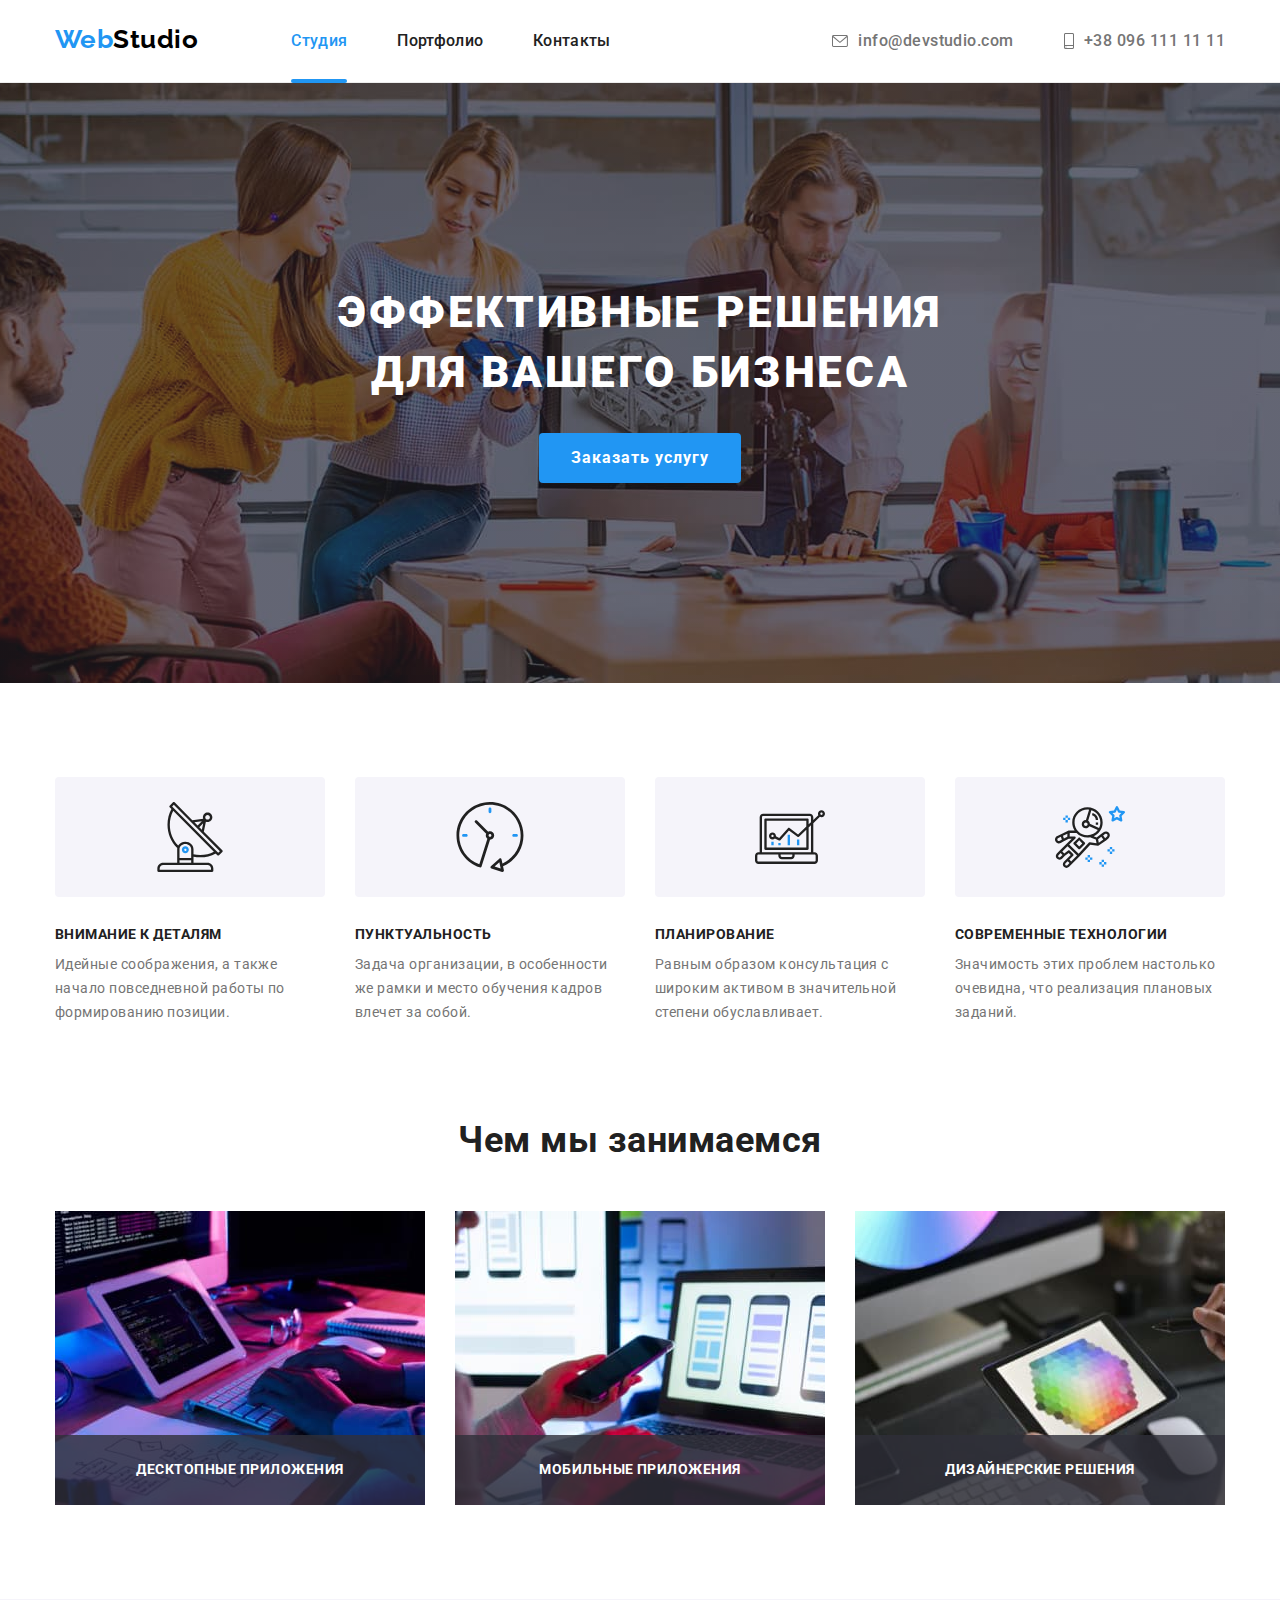
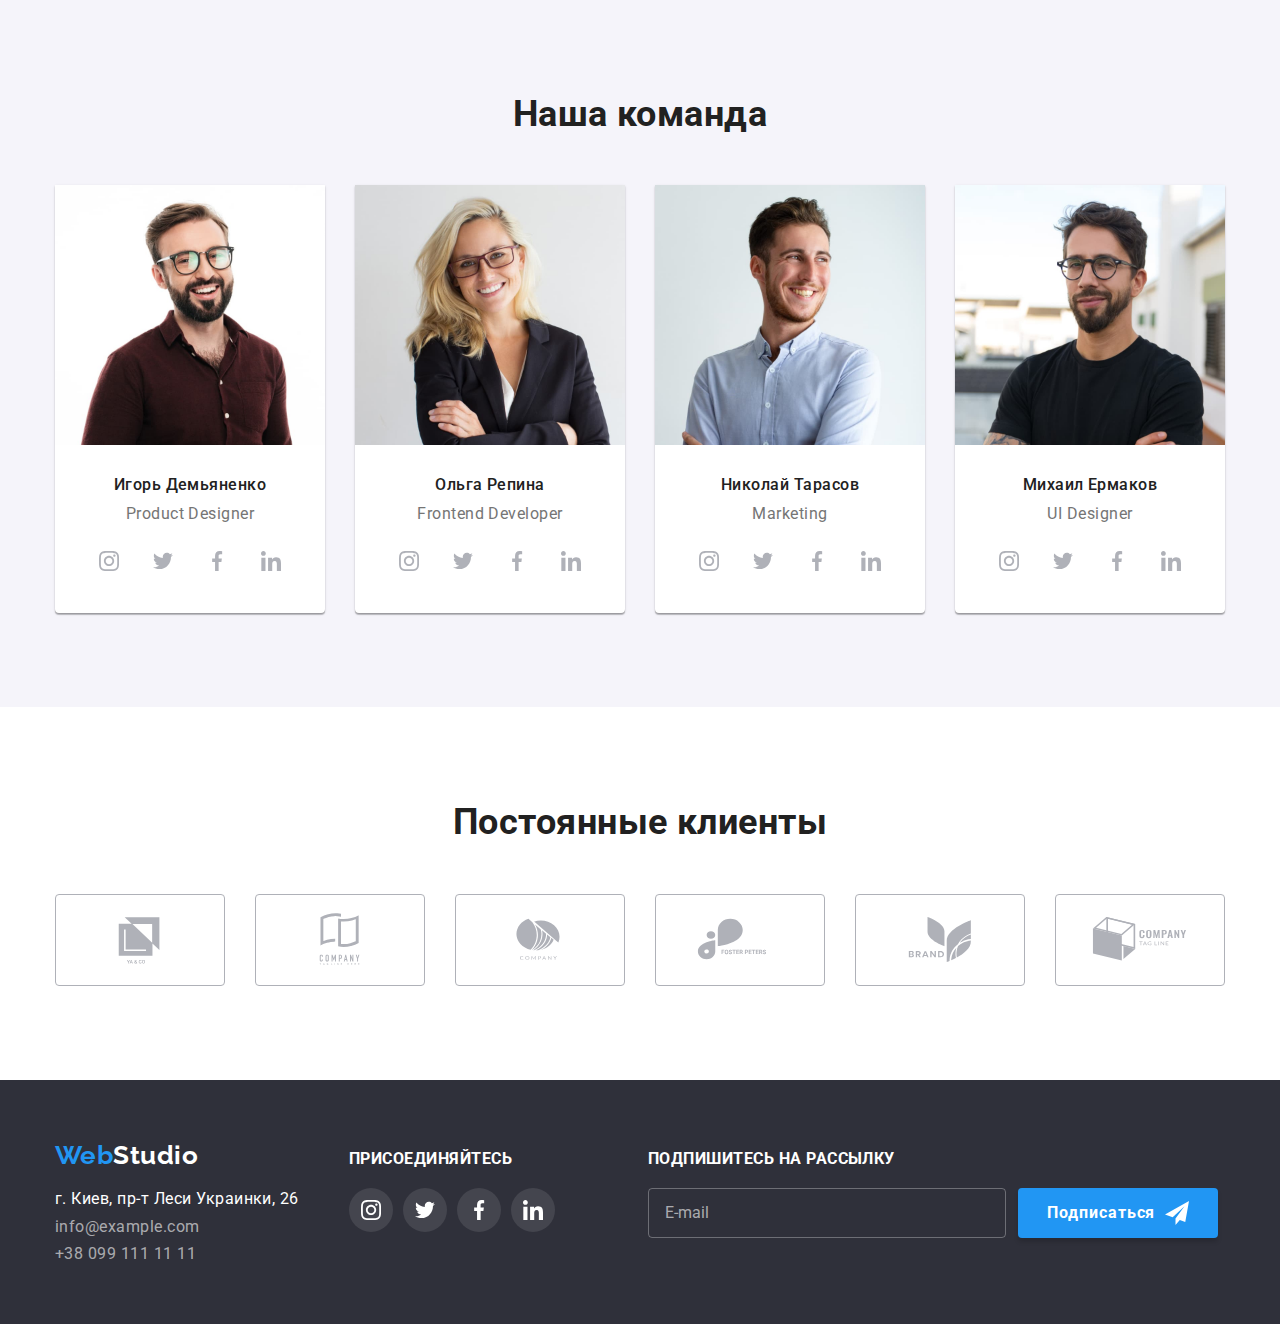
<file: index.html>
<!DOCTYPE html>
<html lang="ru">
  <head>
    <meta charset="UTF-8" />
    <meta http-equiv="X-UA-Compatible" content="IE=edge" />
    <meta name="viewport" content="width=device-width, initial-scale=1.0" />
    <title>Студия</title>

    <link rel="preconnect" href="https://fonts.googleapis.com" />
    <link rel="preconnect" href="https://fonts.gstatic.com" crossorigin />
    <link
      href="https://fonts.googleapis.com/css2?family=Raleway:wght@700&family=Roboto:wght@400;500;700;900&display=swap"
      rel="stylesheet"
    />
    <link
      rel="stylesheet"
      href="https://cdnjs.cloudflare.com/ajax/libs/modern-normalize/1.1.0/modern-normalize.css"
    />
    <link rel="stylesheet" href="./css/styles.css" />
  </head>
  <body>
    <!-- header section -->
    <header class="header-section">
      <div class="container header-all-elements">
        <!-- navigation section -->
        <nav class="nav-section">
          <!-- logo -->
          <a class="link logo logo-header" href="./index.html"
            >Web<span class="logo-header-second-part">Studio</span></a
          >

          <!-- header links section -->
          <ul class="list menu-list">
            <li class="menu-item">
              <a
                class="link header-nav-link active-page current"
                href="./index.html"
                >Студия</a
              >
            </li>
            <li class="menu-item">
              <a class="link header-nav-link" href="./portfolio.html"
                >Портфолио</a
              >
            </li>
            <li class="menu-item">
              <a class="link header-nav-link" href="./contacts.html"
                >Контакты</a
              >
            </li>
          </ul>
        </nav>

        <!-- header contacts section -->
        <ul class="list header-nav-contacts">
          <li class="contact-item">
            <a class="link header-contact-link" href="mailto:info@devstudio.com"
              ><svg class="contacts-icon" width="16" height="12">
                <use href="./images/icons.svg#icon-envelope"></use>
              </svg>
              info@devstudio.com</a
            >
          </li>
          <li class="contact-item">
            <a class="link header-contact-link" href="tel:+380961111111"
              ><svg class="contacts-icon" width="10" height="16">
                <use href="./images/icons.svg#icon-smartphone"></use>
              </svg>
              +38 096 111 11 11</a
            >
          </li>
        </ul>
      </div>
    </header>

    <!-- main section -->
    <main>
      <!-- hero section -->
      <section class="section hero-section">
        <div class="container">
          <h1 class="hero-header">Эффективные решения для вашего бизнеса</h1>
          <button class="btn hero-btn" type="button" data-modal-open>
            Заказать услугу
          </button>
        </div>
      </section>

      <!-- our features section -->
      <section class="section features-section">
        <div class="container">
          <h2 class="visually-hidden">Особенности нашей веб-студии</h2>
          <ul class="list features-list">
            <li class="features-item">
              <div class="features-img-area">
                <svg class="features-icon">
                  <use href="./images/icons.svg#icon-antenna"></use>
                </svg>
              </div>
              <h3 class="general-header-properties features-item-name">
                Внимание к деталям
              </h3>
              <p class="features-item-description">
                Идейные соображения, а также начало повседневной работы по
                формированию позиции.
              </p>
            </li>
            <li class="features-item">
              <div class="features-img-area">
                <svg class="features-icon">
                  <use href="./images/icons.svg#icon-clock"></use>
                </svg>
              </div>
              <h3 class="general-header-properties features-item-name">
                Пунктуальность
              </h3>
              <p class="features-item-description">
                Задача организации, в особенности же рамки и место обучения
                кадров влечет за собой.
              </p>
            </li>
            <li class="features-item">
              <div class="features-img-area">
                <svg class="features-icon">
                  <use href="./images/icons.svg#icon-diagram"></use>
                </svg>
              </div>
              <h3 class="general-header-properties features-item-name">
                Планирование
              </h3>
              <p class="features-item-description">
                Равным образом консультация с широким активом в значительной
                степени обуславливает.
              </p>
            </li>
            <li class="features-item">
              <div class="features-img-area">
                <svg class="features-icon">
                  <use href="./images/icons.svg#icon-astronaut"></use>
                </svg>
              </div>
              <h3 class="general-header-properties features-item-name">
                Современные технологии
              </h3>
              <p class="features-item-description">
                Значимость этих проблем настолько очевидна, что реализация
                плановых заданий.
              </p>
            </li>
          </ul>
        </div>
      </section>

      <!-- what are we doing section -->
      <section class="section studio-activities">
        <div class="container">
          <h2 class="general-header-properties activities-and-team-header">
            Чем мы занимаемся
          </h2>
          <ul class="list activities-list">
            <li class="activities-item">
              <img
                src="./images/feature-1.jpg"
                alt="Структурирование материала"
                width="370"
                class="image"
              />
              <div class="activities-description-wrap">
                <p class="activities-description">Десктопные приложения</p>
              </div>
            </li>
            <li class="activities-item">
              <img
                src="./images/feature-2.jpg"
                alt="Адаптирование - мобильные устройства"
                width="370"
                class="image"
              />
              <div class="activities-description-wrap">
                <p class="activities-description">Мобильные приложения</p>
              </div>
            </li>
            <li class="activities-item">
              <img
                src="./images/feature-3.jpg"
                alt="Адаптирование - планшеты"
                width="370"
                class="image"
              />
              <div class="activities-description-wrap">
                <p class="activities-description">Дизайнерские решения</p>
              </div>
            </li>
          </ul>
        </div>
      </section>

      <!-- our team section -->
      <section class="section team-section">
        <div class="container">
          <h2 class="general-header-properties activities-and-team-header">
            Наша команда
          </h2>
          <ul class="list team-list">
            <li class="team-item">
              <img
                src="./images/igor-demyanenko.jpg"
                alt="Игорь Демьяненко"
                width="270"
                class="image"
              />
              <div class="team-item-text">
                <h3 class="general-header-properties team-member-name">
                  Игорь Демьяненко
                </h3>
                <p class="team-member-speciality" lang="en">Product Designer</p>
                <ul class="list master-social social-list">
                  <li class="social-item">
                    <a href="" class="social-link">
                      <svg class="social-icon">
                        <use href="./images/icons.svg#icon-instagram"></use>
                      </svg>
                    </a>
                  </li>
                  <li class="social-item">
                    <a href="" class="social-link">
                      <svg class="social-icon">
                        <use href="./images/icons.svg#icon-twitter"></use>
                      </svg>
                    </a>
                  </li>
                  <li class="social-item">
                    <a href="" class="social-link">
                      <svg class="social-icon">
                        <use href="./images/icons.svg#icon-facebook"></use>
                      </svg>
                    </a>
                  </li>
                  <li class="social-item">
                    <a href="" class="social-link">
                      <svg class="social-icon">
                        <use href="./images/icons.svg#icon-linkedin"></use>
                      </svg>
                    </a>
                  </li>
                </ul>
              </div>
            </li>
            <li class="team-item">
              <img
                src="./images/olga-ryepina.jpg"
                alt="Ольга Репина"
                width="270"
                class="image"
              />
              <div class="team-item-text">
                <h3 class="general-header-properties team-member-name">
                  Ольга Репина
                </h3>
                <p class="team-member-speciality" lang="en">
                  Frontend Developer
                </p>
                <ul class="list master-social social-list">
                  <li class="social-item">
                    <a href="" class="social-link">
                      <svg class="social-icon">
                        <use href="./images/icons.svg#icon-instagram"></use>
                      </svg>
                    </a>
                  </li>
                  <li class="social-item">
                    <a href="" class="social-link">
                      <svg class="social-icon">
                        <use href="./images/icons.svg#icon-twitter"></use>
                      </svg>
                    </a>
                  </li>
                  <li class="social-item">
                    <a href="" class="social-link">
                      <svg class="social-icon">
                        <use href="./images/icons.svg#icon-facebook"></use>
                      </svg>
                    </a>
                  </li>
                  <li class="social-item">
                    <a href="" class="social-link">
                      <svg class="social-icon">
                        <use href="./images/icons.svg#icon-linkedin"></use>
                      </svg>
                    </a>
                  </li>
                </ul>
              </div>
            </li>
            <li class="team-item">
              <img
                src="./images/nikolay-tarasov.jpg"
                alt="Николай Тарасов"
                width="270"
                class="image"
              />
              <div class="team-item-text">
                <h3 class="general-header-properties team-member-name">
                  Николай Тарасов
                </h3>
                <p class="team-member-speciality" lang="en">Marketing</p>
                <ul class="list master-social social-list">
                  <li class="social-item">
                    <a href="" class="social-link">
                      <svg class="social-icon">
                        <use href="./images/icons.svg#icon-instagram"></use>
                      </svg>
                    </a>
                  </li>
                  <li class="social-item">
                    <a href="" class="social-link">
                      <svg class="social-icon">
                        <use href="./images/icons.svg#icon-twitter"></use>
                      </svg>
                    </a>
                  </li>
                  <li class="social-item">
                    <a href="" class="social-link">
                      <svg class="social-icon">
                        <use href="./images/icons.svg#icon-facebook"></use>
                      </svg>
                    </a>
                  </li>
                  <li class="social-item">
                    <a href="" class="social-link">
                      <svg class="social-icon">
                        <use href="./images/icons.svg#icon-linkedin"></use>
                      </svg>
                    </a>
                  </li>
                </ul>
              </div>
            </li>
            <li class="team-item">
              <img
                src="./images/mikhail-yermakov.jpg"
                alt="Михаил Ермаков"
                width="270"
                class="image"
              />
              <div class="team-item-text">
                <h3 class="general-header-properties team-member-name">
                  Михаил Ермаков
                </h3>
                <p class="team-member-speciality" lang="en">UI Designer</p>
                <ul class="list master-social social-list">
                  <li class="social-item">
                    <a href="" class="social-link">
                      <svg class="social-icon">
                        <use href="./images/icons.svg#icon-instagram"></use>
                      </svg>
                    </a>
                  </li>
                  <li class="social-item">
                    <a href="" class="social-link">
                      <svg class="social-icon">
                        <use href="./images/icons.svg#icon-twitter"></use>
                      </svg>
                    </a>
                  </li>
                  <li class="social-item">
                    <a href="" class="social-link">
                      <svg class="social-icon">
                        <use href="./images/icons.svg#icon-facebook"></use>
                      </svg>
                    </a>
                  </li>
                  <li class="social-item">
                    <a href="" class="social-link">
                      <svg class="social-icon">
                        <use href="./images/icons.svg#icon-linkedin"></use>
                      </svg>
                    </a>
                  </li>
                </ul>
              </div>
            </li>
          </ul>
        </div>
      </section>
      <!-- regular customers section -->
      <section class="section reg-customers-section">
        <div class="container">
          <h2 class="general-header-properties activities-and-team-header">
            Постоянные клиенты
          </h2>
          <ul class="list customers-list">
            <li class="customer-item">
              <a href="" class="customer-item-link">
                <svg class="customer-icon">
                  <use href="./images/icons.svg#icon-logo-1"></use>
                </svg>
              </a>
            </li>
            <li class="customer-item">
              <a href="" class="customer-item-link">
                <svg class="customer-icon">
                  <use href="./images/icons.svg#icon-logo-2"></use>
                </svg>
              </a>
            </li>
            <li class="customer-item">
              <a href="" class="customer-item-link">
                <svg class="customer-icon">
                  <use href="./images/icons.svg#icon-logo-3"></use>
                </svg>
              </a>
            </li>
            <li class="customer-item">
              <a href="" class="customer-item-link">
                <svg class="customer-icon">
                  <use href="./images/icons.svg#icon-logo-4"></use>
                </svg>
              </a>
            </li>
            <li class="customer-item">
              <a href="" class="customer-item-link">
                <svg class="customer-icon">
                  <use href="./images/icons.svg#icon-logo-5"></use>
                </svg>
              </a>
            </li>
            <li class="customer-item">
              <a href="" class="customer-item-link">
                <svg class="customer-icon">
                  <use href="./images/icons.svg#icon-logo-6"></use>
                </svg>
              </a>
            </li>
          </ul>
        </div>
      </section>
    </main>

    <!-- footer section -->
    <footer class="footer-section">
      <div class="container footer-lists">
        <div class="footer-links">
          <a class="link logo logo-footer" href="./index.html"
            >Web<span class="logo-footer-second-part">Studio</span></a
          >
          <address class="address-link-section">
            <ul class="list address-elements-list">
              <li class="address-footer-item">
                <a
                  class="link address-element footer-contact-link map-link"
                  href="https://goo.gl/maps/Wf1jdF7rT11svYJ97"
                  target="_blank"
                  rel="noopener noreferrer"
                  >г. Киев, пр-т Леси Украинки, 26</a
                >
              </li>
              <li class="address-footer-item">
                <a
                  class="link footer-contact-link"
                  href="mailto:info@example.com"
                  >info@example.com</a
                >
              </li>
              <li class="address-footer-item">
                <a class="link footer-contact-link" href="tel:+380991111111"
                  >+38 099 111 11 11</a
                >
              </li>
            </ul>
          </address>
        </div>

        <div class="footer-social">
          <p class="footer-social-text">Присоединяйтесь</p>
          <ul class="list social-list">
            <li class="social-item">
              <a href="" class="social-link social-link-footer">
                <svg class="social-icon social-icon-footer">
                  <use href="./images/icons.svg#icon-instagram"></use>
                </svg>
              </a>
            </li>
            <li class="social-item">
              <a href="" class="social-link social-link-footer">
                <svg class="social-icon social-icon-footer">
                  <use href="./images/icons.svg#icon-twitter"></use>
                </svg>
              </a>
            </li>
            <li class="social-item">
              <a href="" class="social-link social-link-footer">
                <svg class="social-icon social-icon-footer">
                  <use href="./images/icons.svg#icon-facebook"></use>
                </svg>
              </a>
            </li>
            <li class="social-item">
              <a href="" class="social-link social-link-footer">
                <svg class="social-icon social-icon-footer">
                  <use href="./images/icons.svg#icon-linkedin"></use>
                </svg>
              </a>
            </li>
          </ul>
        </div>

        <form action="#" class="subscribe-form">
          <p class="footer-social-text">Подпишитесь на рассылку</p>
          <div class="subscribe-wrapper">
            <label for="email" class="subscribe-field"></label>
            <input
              id="email"
              type="email"
              class="subscribe-form-input"
              name="subscribe-user-mail"
              minlength="5"
              placeholder="E-mail"
              required
            />

            <button type="submit" class="btn subscribe-btn">
              <span class="subscribe-btn-text">Подписаться</span
              ><svg class="subscribe-btn-icon" width="24" height="24">
                <use href="./images/icons.svg#icon-send"></use>
              </svg>
            </button>
          </div>
        </form>
      </div>
    </footer>

    <!-- backdrop + modal -->
    <div class="backdrop is-hidden" data-modal>
      <div class="modal">
        <button type="button" class="modal-btn" data-modal-close>
          <svg class="modal-close-icon" width="18" height="18">
            <use href="./images/icons.svg#icon-close"></use>
          </svg>
        </button>

        <form action="#" class="modal-form">
          <p class="modal-form-head general-header-properties">
            Оставьте свои данные, мы вам перезвоним
          </p>

          <label class="modal-form-field"
            >Имя
            <span class="modal-form-wrapper">
              <input
                type="text"
                class="modal-form-input"
                name="user-name"
                minlength="2"
                pattern="[a-zA-Zа-яёА-ЯЁ]+"
                title="Имя должно содержать символы латиницы или кириллицы"
                required
              />

              <svg class="modal-form-icon">
                <use href="./images/icons.svg#icon-person"></use>
              </svg>
            </span>
          </label>

          <label class="modal-form-field"
            >Телефон
            <span class="modal-form-wrapper">
              <input
                type="tel"
                class="modal-form-input"
                name="user-tel"
                pattern="[0-9]{3}-[0-9]{3}-[0-9]{2}-[0-9]{2}"
                title="011-222-33-77"
                required
              />
              <svg class="modal-form-icon">
                <use href="./images/icons.svg#icon-phone"></use>
              </svg>
            </span>
          </label>

          <label class="modal-form-field"
            >Почта
            <span class="modal-form-wrapper">
              <input type="email" class="modal-form-input" name="user-mail" />
              <svg class="modal-form-icon">
                <use href="./images/icons.svg#icon-email"></use>
              </svg>
            </span>
          </label>

          <label class="modal-form-field"
            >Комментарий
            <textarea
              class="modal-form-message"
              name="user-message"
              placeholder="Введите текст"
            ></textarea>
          </label>

          <input
            type="checkbox"
            id="accept-policy"
            name="accept-policy"
            class="modal-form-checkbox visually-hidden"
          />
          <label for="accept-policy" class="modal-form-checkbox-label"
            >Соглашаюсь с рассылкой и принимаю&nbsp;
            <a href="#" class="modal-form-policy">Условия договора</a></label
          >

          <button type="submit" class="btn modal-form-btn">Отправить</button>
        </form>
      </div>
    </div>
    <script src="./js/modal.js"></script>
  </body>
</html>
</file>
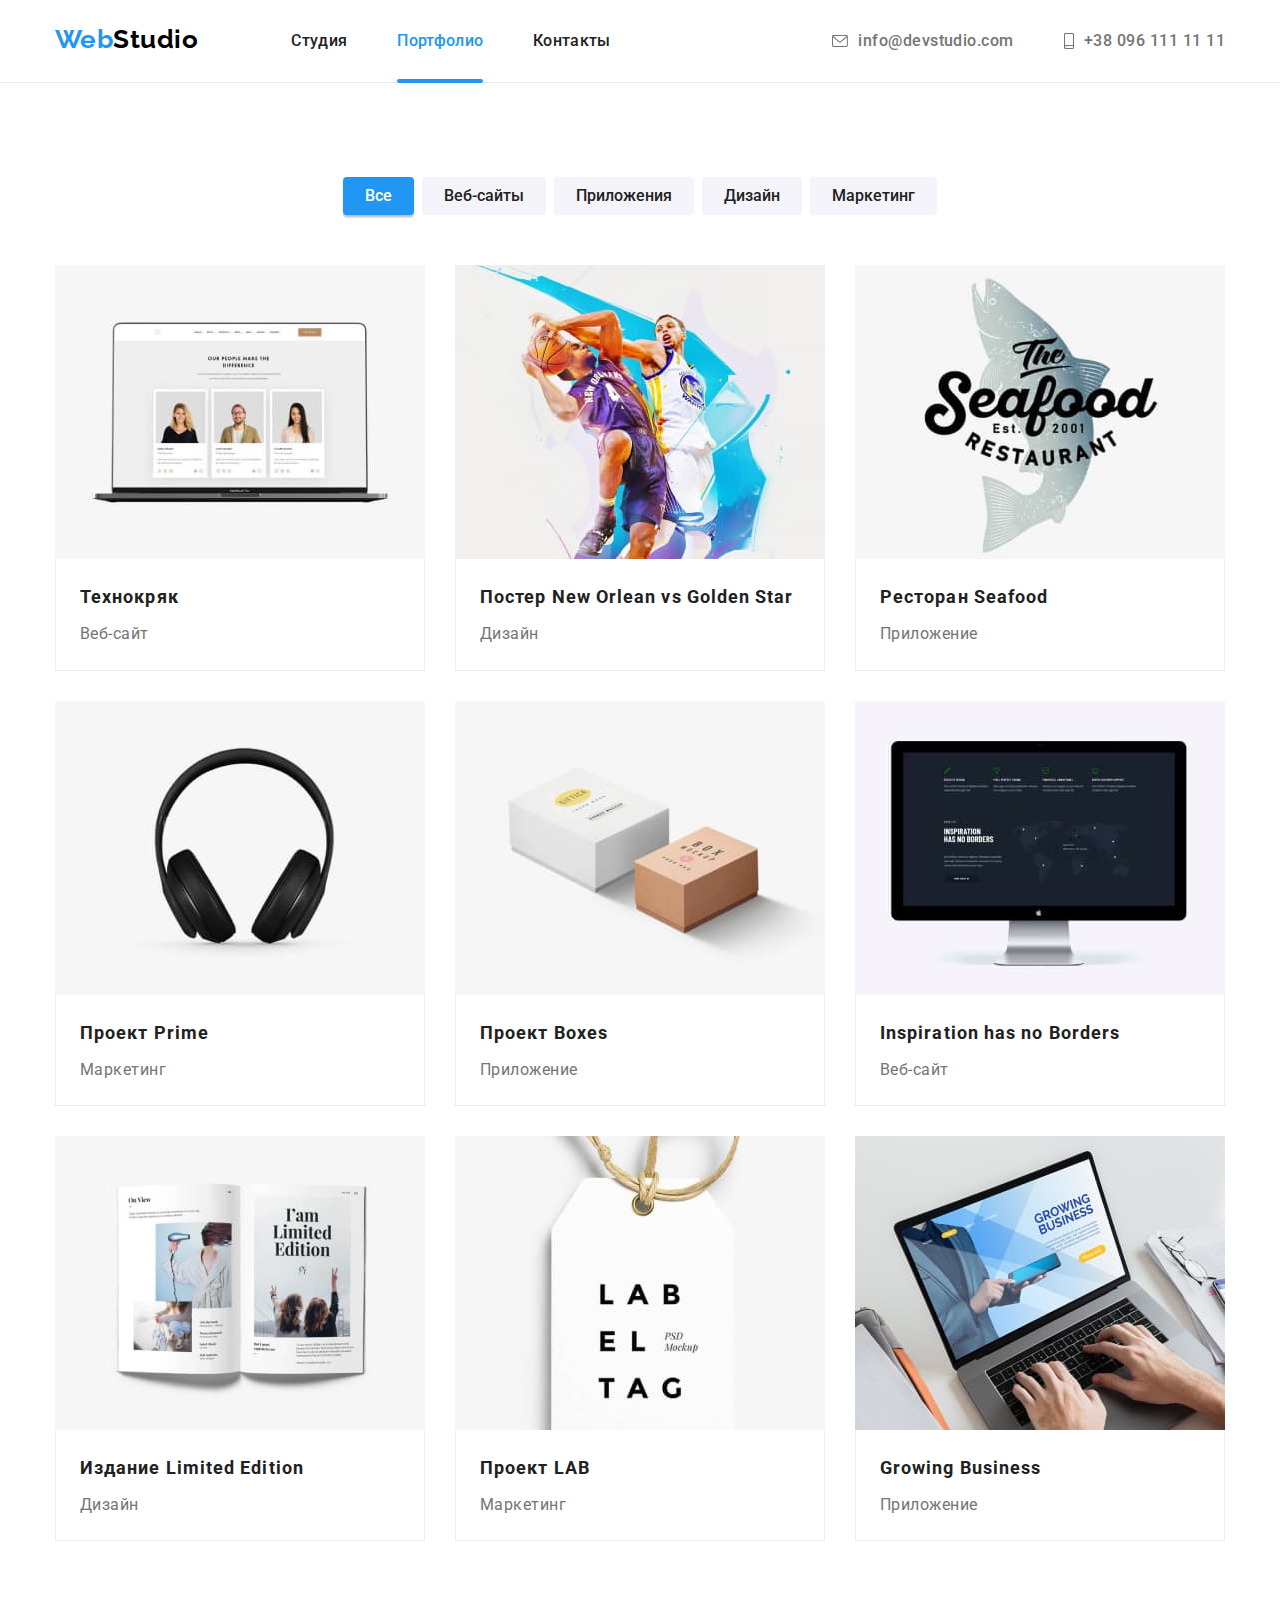
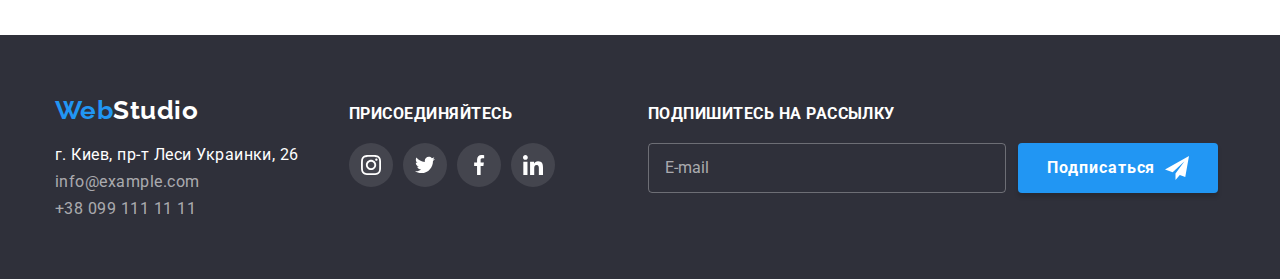
<file: portfolio.html>
<!DOCTYPE html>
<html lang="ru">
  <head>
    <meta charset="UTF-8" />
    <meta http-equiv="X-UA-Compatible" content="IE=edge" />
    <meta name="viewport" content="width=device-width, initial-scale=1.0" />
    <title>Портфолио</title>
    <link rel="preconnect" href="https://fonts.googleapis.com" />
    <link rel="preconnect" href="https://fonts.gstatic.com" crossorigin />
    <link
      href="https://fonts.googleapis.com/css2?family=Raleway:wght@700&family=Roboto:wght@400;500;700;900&display=swap"
      rel="stylesheet"
    />
    <link
      rel="stylesheet"
      href="https://cdnjs.cloudflare.com/ajax/libs/modern-normalize/1.1.0/modern-normalize.css"
    />
    <link rel="stylesheet" href="./css/styles.css" />
  </head>
  <body>
    <!-- header section -->
    <header class="header-section">
      <div class="container header-all-elements">
        <!-- navigation section -->
        <nav class="nav-section">
          <!-- logo -->
          <a class="link logo logo-header" href="./index.html"
            >Web<span class="logo-header-second-part">Studio</span></a
          >

          <!-- header links section -->
          <ul class="list menu-list">
            <li class="menu-item">
              <a class="link header-nav-link" href="./index.html">Студия</a>
            </li>
            <li class="menu-item">
              <a
                class="link header-nav-link active-page current"
                href="./portfolio.html"
                >Портфолио</a
              >
            </li>
            <li class="menu-item">
              <a class="link header-nav-link" href="./contacts.html"
                >Контакты</a
              >
            </li>
          </ul>
        </nav>

        <!-- header contacts section -->
        <ul class="list header-nav-contacts">
          <li class="contact-item">
            <a class="link header-contact-link" href="mailto:info@devstudio.com"
              ><svg class="contacts-icon" width="16" height="12">
                <use href="./images/icons.svg#icon-envelope"></use>
              </svg>
              info@devstudio.com</a
            >
          </li>
          <li class="contact-item">
            <a class="link header-contact-link" href="tel:+380961111111"
              ><svg class="contacts-icon" width="10" height="16">
                <use href="./images/icons.svg#icon-smartphone"></use>
              </svg>
              +38 096 111 11 11</a
            >
          </li>
        </ul>
      </div>
    </header>

    <!-- main section -->
    <main class="section main-section">
      <section class="portfolio">
        <div class="container">
          <h1 class="visually-hidden">Наши проекты</h1>
          <ul class="list portfolio-filter">
            <li class="category-item">
              <button type="button" class="btn btn-category active-btn">
                Все
              </button>
            </li>
            <li class="category-item">
              <button type="button" class="btn btn-category">Веб-сайты</button>
            </li>
            <li class="category-item">
              <button type="button" class="btn btn-category">Приложения</button>
            </li>
            <li class="category-item">
              <button type="button" class="btn btn-category">Дизайн</button>
            </li>
            <li class="category-item">
              <button type="button" class="btn btn-category">Маркетинг</button>
            </li>
          </ul>

          <ul class="list portfolio-items-list">
            <li class="portfolio-item">
              <a class="link portfolio-link" href="">
                <div class="portfolio-item-wrap">
                  <img
                    class="image"
                    src="./images/tekhnokryak.jpg"
                    alt="Технокряк"
                    width="370"
                  />
                  <p class="portfolio-picture-text">
                    В ворота гостиницы губернского города NN въехала довольно
                    красивая рессорная небольшая бричка, в какой ездят
                    холостяки: отставные подполковники, штабс-капитаны,
                    помещики, имеющие
                  </p>
                </div>
                <div class="portfolio-item-text">
                  <h2 class="portfolio-item-name general-header-properties">
                    Технокряк
                  </h2>
                  <p class="description-category">Веб-сайт</p>
                </div>
              </a>
            </li>
            <li class="portfolio-item">
              <a class="link portfolio-link" href="">
                <div class="portfolio-item-wrap">
                  <img
                    class="image"
                    src="./images/poster.jpg"
                    alt="Постер New Orlean vs Golden Star"
                    width="370"
                  />
                  <p class="portfolio-picture-text">
                    около сотни душ крестьян, — словом, все те, которых называют
                    господами средней руки. В бричке сидел господин, не
                    красавец, но и не дурной наружности, ни слишком толст, ни
                    слишком тонок;
                  </p>
                </div>
                <div class="portfolio-item-text">
                  <h2 class="portfolio-item-name general-header-properties">
                    Постер New Orlean vs Golden Star
                  </h2>
                  <p class="description-category">Дизайн</p>
                </div>
              </a>
            </li>
            <li class="portfolio-item">
              <a class="link portfolio-link" href="">
                <div class="portfolio-item-wrap">
                  <img
                    class="image"
                    src="./images/seafood.jpg"
                    alt="Ресторан Seafood"
                    width="370"
                  />
                  <p class="portfolio-picture-text">
                    нельзя сказать, чтобы стар, однако ж и не так чтобы слишком
                    молод. Въезд его не произвел в городе совершенно никакого
                    шума и не был сопровожден ничем особенным; только два
                    русские
                  </p>
                </div>
                <div class="portfolio-item-text">
                  <h2 class="portfolio-item-name general-header-properties">
                    Ресторан Seafood
                  </h2>
                  <p class="description-category">Приложение</p>
                </div>
              </a>
            </li>
            <li class="portfolio-item">
              <a class="link portfolio-link" href="">
                <div class="portfolio-item-wrap">
                  <img
                    class="image"
                    src="./images/prime.jpg"
                    alt="Проект Prime"
                    width="370"
                  />
                  <p class="portfolio-picture-text">
                    мужика, стоявшие у дверей кабака против гостиницы, сделали
                    кое-какие замечания, относившиеся, впрочем, более к экипажу,
                    чем к сидевшему в нем. «Вишь ты, — сказал один другому, —
                    вон какое колесо!
                  </p>
                </div>
                <div class="portfolio-item-text">
                  <h2 class="portfolio-item-name general-header-properties">
                    Проект Prime
                  </h2>
                  <p class="description-category">Маркетинг</p>
                </div>
              </a>
            </li>
            <li class="portfolio-item">
              <a class="link portfolio-link" href="">
                <div class="portfolio-item-wrap">
                  <img
                    class="image"
                    src="./images/boxes.jpg"
                    alt="Проект Boxes"
                    width="370"
                  />
                  <p class="portfolio-picture-text">
                    что ты думаешь, доедет то колесо, если б случилось, в Москву
                    или не доедет?» — «Доедет», — отвечал другой. «А в
                    Казань-то, я думаю, не доедет?» — «В Казань не доедет», —
                    отвечал другой.
                  </p>
                </div>
                <div class="portfolio-item-text">
                  <h2 class="portfolio-item-name general-header-properties">
                    Проект Boxes
                  </h2>
                  <p class="description-category">Приложение</p>
                </div>
              </a>
            </li>
            <li class="portfolio-item">
              <a class="link portfolio-link" href="">
                <div class="portfolio-item-wrap">
                  <img
                    class="image"
                    src="./images/site-inspiration.jpg"
                    alt="Inspiration has no Borders"
                    width="370"
                  />
                  <p class="portfolio-picture-text">
                    Этим разговор и кончился. Да еще, когда бричка подъехала к
                    гостинице, встретился молодой человек в белых канифасовых
                    панталонах, весьма узких и коротких, во фраке с покушеньями
                    на моду,
                  </p>
                </div>
                <div class="portfolio-item-text">
                  <h2 class="portfolio-item-name general-header-properties">
                    Inspiration has no Borders
                  </h2>
                  <p class="description-category">Веб-сайт</p>
                </div>
              </a>
            </li>
            <li class="portfolio-item">
              <a class="link portfolio-link" href="">
                <div class="portfolio-item-wrap">
                  <img
                    class="image"
                    src="./images/limited-edition.jpg"
                    alt="Издание Limited Edition"
                    width="370"
                  />
                  <p class="portfolio-picture-text">
                    из-под которого видна была манишка, застегнутая тульскою
                    булавкою с бронзовым пистолетом. Молодой человек оборотился
                    назад, посмотрел экипаж, придержал рукою картуз, чуть не
                    слетевший от ветра,
                  </p>
                </div>
                <div class="portfolio-item-text">
                  <h2 class="portfolio-item-name general-header-properties">
                    Издание Limited Edition
                  </h2>
                  <p class="description-category">Дизайн</p>
                </div>
              </a>
            </li>
            <li class="portfolio-item">
              <a class="link portfolio-link" href="">
                <div class="portfolio-item-wrap">
                  <img
                    class="image"
                    src="./images/project-lab.jpg"
                    alt="Проект LAB"
                    width="370"
                  />
                  <p class="portfolio-picture-text">
                    и пошел своей дорогой. Когда экипаж въехал на двор, господин
                    был встречен трактирным слугою, или половым, как их называют
                    в русских трактирах, живым и вертлявым до такой степени,
                  </p>
                </div>
                <div class="portfolio-item-text">
                  <h2 class="portfolio-item-name general-header-properties">
                    Проект LAB
                  </h2>
                  <p class="description-category">Маркетинг</p>
                </div>
              </a>
            </li>
            <li class="portfolio-item">
              <a class="link portfolio-link" href="">
                <div class="portfolio-item-wrap">
                  <img
                    class="image"
                    src="./images/growing-business-app.jpg"
                    alt="Growing Business"
                    width="370"
                  />
                  <p class="portfolio-picture-text">
                    что даже нельзя было рассмотреть, какое у него было лицо.
                  </p>
                </div>
                <div class="portfolio-item-text">
                  <h2 class="portfolio-item-name general-header-properties">
                    Growing Business
                  </h2>
                  <p class="description-category">Приложение</p>
                </div>
              </a>
            </li>
          </ul>
        </div>
      </section>
    </main>

    <footer class="footer-section">
      <div class="container footer-lists">
        <div class="footer-links">
          <a class="link logo logo-footer" href="./index.html"
            >Web<span class="logo-footer-second-part">Studio</span></a
          >
          <address class="address-link-section">
            <ul class="list address-elements-list">
              <li class="address-footer-item">
                <a
                  class="link address-element footer-contact-link map-link"
                  href="https://goo.gl/maps/Wf1jdF7rT11svYJ97"
                  target="_blank"
                  rel="noopener noreferrer"
                  >г. Киев, пр-т Леси Украинки, 26</a
                >
              </li>
              <li class="address-footer-item">
                <a
                  class="link footer-contact-link"
                  href="mailto:info@example.com"
                  >info@example.com</a
                >
              </li>
              <li class="address-footer-item">
                <a class="link footer-contact-link" href="tel:+380991111111"
                  >+38 099 111 11 11</a
                >
              </li>
            </ul>
          </address>
        </div>

        <div class="footer-social">
          <p class="footer-social-text">Присоединяйтесь</p>
          <ul class="list social-list">
            <li class="social-item">
              <a href="" class="social-link social-link-footer">
                <svg class="social-icon social-icon-footer">
                  <use href="./images/icons.svg#icon-instagram"></use>
                </svg>
              </a>
            </li>
            <li class="social-item">
              <a href="" class="social-link social-link-footer">
                <svg class="social-icon social-icon-footer">
                  <use href="./images/icons.svg#icon-twitter"></use>
                </svg>
              </a>
            </li>
            <li class="social-item">
              <a href="" class="social-link social-link-footer">
                <svg class="social-icon social-icon-footer">
                  <use href="./images/icons.svg#icon-facebook"></use>
                </svg>
              </a>
            </li>
            <li class="social-item">
              <a href="" class="social-link social-link-footer">
                <svg class="social-icon social-icon-footer">
                  <use href="./images/icons.svg#icon-linkedin"></use>
                </svg>
              </a>
            </li>
          </ul>
        </div>

        <form action="#" class="subscribe-form">
          <p class="footer-social-text">Подпишитесь на рассылку</p>
          <div class="subscribe-wrapper">
            <label for="email" class="subscribe-field"></label>
            <input
              id="email"
              type="email"
              class="subscribe-form-input"
              name="subscribe-user-mail"
              minlength="5"
              placeholder="E-mail"
              required
            />

            <button type="submit" class="btn subscribe-btn">
              <span class="subscribe-btn-text">Подписаться</span
              ><svg class="subscribe-btn-icon" width="24" height="24">
                <use href="./images/icons.svg#icon-send"></use>
              </svg>
            </button>
          </div>
        </form>
      </div>
    </footer>
  </body>
</html>
</file>
<file: css/styles.css>
:root {
  --bg-color: #ffffff;
  --bg-hero-color: #2f303a;
  --bg-footer-color: #2f303a;
  --primary-action-color: #2196f3;
  --project-item-heading-color: #212121;
  --header-color: #212121;
  --primary-text-color: #757575;
  --hero-active-color: #ffffff;
  --logo-header-second-part-color: #000000;
  --btn-category-color: #f5f4fa;
  --header-border-color: #ececec;
  --portfolio-item-bg-color: #ffffff;
  --portfolio-text-border-color: #eeeeee;
  --team-bg-color: #f5f4fa;
  --portfolio-picture-text: rgba(33, 150, 243, 0.9);
  --transition-func: cubic-bezier(0.4, 0, 0.2, 1);
  --icon-base-color: #afb1b8;
  --transition-duration: 250ms;
}

p,
h1,
h2,
h3,
h4,
h5,
h6 {
  margin: 0;
}

ul {
  margin: 0;
  padding: 0;
}

button {
  cursor: pointer;
}

body {
  background-color: var(--bg-color);
  font-family: 'Roboto', sans-serif;
  letter-spacing: 0.03em;
  color: var(--primary-text-color);
}

.container {
  width: 1200px;
  padding-left: 15px;
  padding-right: 15px;
  margin: 0 auto;
}

.section {
  padding-top: 94px;
  padding-bottom: 94px;
}

.list {
  list-style: none;
}

.link {
  text-decoration: none;
}

.btn {
  font-family: inherit;
  font-weight: 500;
  font-size: 16px;
  line-height: 1.63;
  border-radius: 4px;
  border: 0;
}

.general-header-properties {
  font-weight: 700;
  color: var(--header-color);
}

.visually-hidden {
  position: absolute;
  white-space: nowrap;
  width: 1px;
  height: 1px;
  overflow: hidden;
  border: 0;
  padding: 0;
  clip: rect(0 0 0 0);
  clip-path: inset(50%);
  margin: -1px;
}

/* header- and footer- section  */

.header-section {
  /* padding-top: 24px;
  padding-bottom: 25px; */
  border-bottom: 1px solid var(--header-border-color);
}

.header-all-elements {
  display: flex;
  align-items: center;
}

.menu-list {
  display: flex;
  align-items: center;
}

.nav-section {
  display: flex;
  margin-right: auto;
}

.header-nav-contacts {
  display: flex;
}

.logo {
  font-family: 'Raleway', sans-serif;
  font-weight: 700;
  font-size: 26px;
  line-height: 1.19;
  color: var(--primary-action-color);
}

.logo-header {
  margin-right: 93px;
  padding-top: 24px;
  padding-bottom: 25px;
}

.logo-header-second-part {
  color: var(--logo-header-second-part-color);
}

.menu-item:not(:last-child),
.contact-item:not(:last-child) {
  margin-right: 50px;
}

.header-nav-link {
  display: block;
  font-weight: 500;
  line-height: 1.14;
  letter-spacing: 0.02em;
  color: var(--project-item-heading-color);
  padding-top: 32px;
  padding-bottom: 32px;
  position: relative;

  transition-property: color;
  transition-duration: var(--transition-duration);
  transition-timing-function: var(--transition-func);
}

.header-nav-link.current::after {
  content: '';
  width: 100%;
  position: absolute;
  height: 4px;
  border-radius: 2px;
  background-color: var(--primary-action-color);
  bottom: -1px;
  display: block;
}

.header-contact-link {
  display: block;
  font-weight: 500;
  color: var(--primary-text-color);
  padding-top: 32px;
  padding-bottom: 32px;
  display: flex;
  align-items: center;

  transition-property: color;
  transition-duration: var(--transition-duration);
  transition-timing-function: var(--transition-func);
}

.contacts-icon {
  fill: var(--primary-text-color);
  margin-right: 10px;

  transition-property: fill;
  transition-duration: var(--transition-duration);
  transition-timing-function: var(--transition-func);
}

.header-contact-link:hover .contacts-icon,
.header-contact-link:focus .contacts-icon {
  fill: var(--primary-action-color);
}

.header-nav-link:hover,
.header-nav-link:focus,
.header-contact-link:hover,
.header-contact-link:focus,
.footer-contact-link:hover,
.footer-contact-link:focus {
  color: var(--primary-action-color);
}

.footer-section {
  background-color: var(--bg-footer-color);
  padding-top: 60px;
  padding-bottom: 60px;
  display: block;
}

.footer-lists {
  display: flex;
  align-items: baseline;
}

.footer-links {
  margin-right: 50px;
}

.footer-social {
  margin-right: 93px;
}

.footer-social-text {
  font-weight: 700;
  text-transform: uppercase;
  line-height: 1.14;
  color: var(--bg-color);
  margin-bottom: 20px;
}

.logo-footer {
  display: block;
  margin-bottom: 20px;
}

.address-footer-item:not(:last-child) {
  margin-bottom: 9px;
}

.logo-footer-second-part {
  color: var(--bg-color);
}

.footer-contact-link {
  font-style: normal;
  color: rgba(255, 255, 255, 0.6);

  transition-property: color;
  transition-duration: var(--transition-duration);
  transition-timing-function: var(--transition-func);
}

.map-link {
  color: var(--bg-color);
}

.header-nav-link.active-page {
  color: var(--primary-action-color);
}

/* hero section */

.hero-section {
  height: 600px;
  max-width: 1600px;
  padding-top: 200px;
  padding-bottom: 200px;
  margin: 0 auto;
  background-color: var(--bg-hero-color);
  background-image: linear-gradient(
      rgba(47, 48, 58, 0.4),
      rgba(47, 48, 58, 0.4)
    ),
    url('../images/hero-image.jpg');
  background-repeat: no-repeat;
  background-position: center;
  background-size: cover;
}

.hero-header {
  color: var(--hero-active-color);
  text-transform: uppercase;
  font-weight: 900;
  font-size: 44px;
  line-height: 1.36;
  letter-spacing: 0.06em;
  text-align: center;
  width: 696px;
  margin-left: auto;
  margin-right: auto;
  margin-bottom: 30px;
}

.hero-btn {
  background-color: var(--primary-action-color);
  color: var(--hero-active-color);
  font-weight: 700;
  line-height: 1.87;
  letter-spacing: 0.06em;
  padding: 10px 32px;
  display: block;
  margin-left: auto;
  margin-right: auto;
}

/* studio main section */

.features-list {
  display: flex;
}

.features-item {
  width: 270px;
}

.features-item:not(:last-child) {
  margin-right: 30px;
}

.features-img-area {
  width: 100%;
  height: 120px;
  background-color: #f5f4fa;
  border-radius: 4px;
  margin-bottom: 30px;
  display: flex;
  align-items: center;
  justify-content: center;
}

.features-icon {
  width: 70px;
  height: 70px;
}

.features-item-name {
  font-size: 14px;
  line-height: 1.14;
  text-transform: uppercase;
  margin-bottom: 10px;
}

.features-item-description {
  font-size: 14px;
  line-height: 1.71;
}

.section.studio-activities {
  padding-top: 0;
}

.activities-and-team-header {
  font-size: 36px;
  line-height: 1.17;
  text-align: center;
  margin-bottom: 50px;
}

.activities-list {
  display: flex;
}

.activities-item {
  position: relative;
}

.activities-item:not(:last-child) {
  margin-right: 30px;
}

.activities-description-wrap {
  width: 100%;
  height: 70px;
  position: absolute;
  background-color: rgba(47, 48, 58, 0.8);
  display: flex;
  align-items: center;
  justify-content: center;
  bottom: 0;
}

.activities-description {
  font-weight: 700;
  font-size: 14px;
  line-height: 1.14;
  text-transform: uppercase;
  color: var(--bg-color);
}

.image {
  display: block;
  max-width: 100%;
  height: auto;
}

.team-section {
  background-color: var(--team-bg-color);
}

.team-list {
  display: flex;
  justify-content: center;
}

.team-item {
  background: var(--bg-color);
  box-shadow: 0px 1px 3px rgba(0, 0, 0, 0.12), 0px 1px 1px rgba(0, 0, 0, 0.14),
    0px 2px 1px rgba(0, 0, 0, 0.2);
  border-radius: 0px 0px 4px 4px;
}

.team-item:not(:last-child) {
  margin-right: 30px;
}

.team-item-text {
  padding-top: 30px;
  padding-bottom: 30px;
}

.team-member-name {
  font-weight: 500;
  font-size: 16px;
  text-align: center;
  line-height: 1.19;
  margin-bottom: 10px;
}

.team-member-speciality {
  font-size: 16px;
  line-height: 1.19;
  text-align: center;
  margin-bottom: 16px;
}

.social-list {
  display: flex;
  justify-content: center;
}

.social-item {
  width: 44px;
  height: 44px;
}

.social-item:not(:last-child) {
  margin-right: 10px;
}

.social-link {
  width: 100%;
  height: 100%;
  display: block;
  background-color: var(--bg-color);
  border-radius: 50%;
  display: flex;
  align-items: center;
  justify-content: center;

  transition-property: background-color;
  transition-duration: var(--transition-duration);
  transition-timing-function: var(--transition-func);
}

.social-link.social-link-footer {
  background-color: rgba(255, 255, 255, 0.1);

  transition-property: background-color;
  transition-duration: var(--transition-duration);
  transition-timing-function: var(--transition-func);
}

.social-link:hover,
.social-link:focus {
  background-color: var(--primary-action-color);
}

.social-icon {
  width: 20px;
  height: 20px;
  fill: var(--icon-base-color);

  transition-property: fill;
  transition-duration: var(--transition-duration);
  transition-timing-function: var(--transition-func);
}

.social-icon.social-icon-footer {
  fill: var(--bg-color);

  transition-property: fill;
  transition-duration: var(--transition-duration);
  transition-timing-function: var(--transition-func);
}

.social-link:hover .social-icon,
.social-link:focus .social-icon {
  fill: var(--bg-color);
}

/* subscribe */

.subscribe-wrapper {
  display: flex;
}

.subscribe-form-input {
  width: 358px;
  height: 50px;
  margin-right: 12px;
  padding: 16px;
  background-color: transparent;
  border: 1px solid rgba(255, 255, 255, 0.3);
  border-radius: 4px;
  color: var(--bg-color);
}

.subscribe-form-input::placeholder {
  color: rgba(255, 255, 255, 0.6);
}

.subscribe-btn,
.modal-form-btn {
  font-weight: 700;
  line-height: 1.88;
  letter-spacing: 0.06em;
  color: var(--bg-color);
  background-color: var(--primary-action-color);
  box-shadow: 0px 4px 4px rgba(0, 0, 0, 0.15);
}

.subscribe-btn {
  padding: 10px 29px;
  display: flex;
  align-items: center;
}

.subscribe-btn-text {
  margin-right: 10px;
}

.subscribe-btn-icon {
  fill: var(--bg-color);
}

/* regular customers section */

.customers-list {
  display: flex;
  justify-content: center;
  align-items: center;
}

.customer-item {
  width: 170px;
  height: 92px;
  background: var(--bg-color);
}

.customer-item-link {
  width: 100%;
  height: 100%;
  display: flex;
  justify-content: center;
  align-items: center;
  border: 1px solid var(--icon-base-color);
  border-radius: 4px;

  transition-property: border-color;
  transition-duration: var(--transition-duration);
  transition-timing-function: var(--transition-func);
}

.customer-item-link:hover,
.customer-item-link:focus {
  border-color: var(--primary-action-color);
}

.customer-icon {
  width: 106px;
  height: 60px;
  fill: var(--icon-base-color);

  transition-property: fill;
  transition-duration: var(--transition-duration);
  transition-timing-function: var(--transition-func);
}

.customer-item-link:hover .customer-icon,
.customer-item-link:focus .customer-icon {
  fill: var(--primary-action-color);
}

.customer-item:not(:last-child) {
  margin-right: 30px;
}

/* portfolio main section */

.portfolio-filter {
  display: flex;
  justify-content: center;
  margin-bottom: 50px;
}

.portfolio-items-list {
  display: flex;
  flex-wrap: wrap;
}

.btn-category {
  color: var(--project-item-heading-color);
  background-color: var(--btn-category-color);
  padding: 6px 22px;

  transition-property: color, background-color, box-shadow;
  transition-duration: var(--transition-duration);
  transition-timing-function: var(--transition-func);
}

.category-item:not(:last-child) {
  margin-right: 8px;
}

.btn-category:hover,
.btn-category:focus,
.btn-category.active-btn {
  color: var(--bg-color);
  background-color: var(--primary-action-color);
  box-shadow: 0px 3px 1px rgba(0, 0, 0, 0.1), 0px 1px 2px rgba(0, 0, 0, 0.08),
    0px 2px 2px rgba(0, 0, 0, 0.12);
}

.portfolio-item {
  background-color: var(--portfolio-item-bg-color);
  box-sizing: border-box;
  cursor: pointer;
  max-width: 370px;
}

.portfolio-link {
  display: block;

  transition-property: box-shadow;
  transition-duration: var(--transition-duration);
  transition-timing-function: var(--transition-func);
}

.portfolio-link:hover,
.portfolio-link:focus {
  box-shadow: 0px 1px 1px rgba(0, 0, 0, 0.12), 0px 4px 4px rgba(0, 0, 0, 0.06),
    1px 4px 6px rgba(0, 0, 0, 0.16);
}

.portfolio-link:hover .portfolio-picture-text,
.portfolio-link:focus .portfolio-picture-text {
  transform: translateY(0);
}

.portfolio-item:nth-child(-n + 6) {
  margin-bottom: 30px;
}

.portfolio-item:nth-child(3n + 1),
.portfolio-item:nth-child(3n + 2) {
  margin-right: 30px;
}

.portfolio-item-wrap {
  position: relative;
  overflow: hidden;
}

.portfolio-picture-text {
  position: absolute;
  top: 0;
  left: 0;
  font-size: 18px;
  line-height: 1.56;
  color: #ffffff;
  padding: 63px 24px;
  background-color: var(--portfolio-picture-text);
  height: 100%;
  transform: translateY(100%);

  transition-property: transform;
  transition-duration: var(--transition-duration);
  transition-timing-function: var(--transition-func);
}

.portfolio-item-text {
  padding: 20px 24px;
  border-right: 1px solid var(--portfolio-text-border-color);
  border-bottom: 1px solid var(--portfolio-text-border-color);
  border-left: 1px solid var(--portfolio-text-border-color);
}

.portfolio-item-name {
  font-size: 18px;
  line-height: 2;
  letter-spacing: 0.06em;
  margin-bottom: 4px;
}

.description-category {
  color: var(--primary-text-color);
  font-size: 16px;
  line-height: 1.88;
}

/* BACKDROP */

.backdrop {
  width: 100vw;
  height: 100vh;
  background-color: rgba(0, 0, 0, 0.2);
  position: fixed;
  top: 0;

  transition-property: opacity, visibility;
  transition-duration: var(--transition-duration);
  transition-timing-function: linear;
}

.backdrop.is-hidden .modal {
  transform: rotate(180deg);

  transition-property: transform;
  transition-duration: var(--transition-duration);
  transition-timing-function: linear;
}

.is-hidden {
  visibility: hidden;
  opacity: 0;
  pointer-events: none;
}

.modal {
  position: absolute;
  width: 528px;
  min-height: 581px;
  background-color: var(--bg-color);
  box-shadow: 0px 1px 3px rgba(0, 0, 0, 0.12), 0px 1px 1px rgba(0, 0, 0, 0.14),
    0px 2px 1px rgba(0, 0, 0, 0.2);
  border-radius: 4px;
  top: 50%;
  left: 50%;
  transform-origin: 0 0;
  transform: translate(-50%, -50%) rotate(0deg);

  transition-property: transform;
  transition-duration: var(--transition-duration);
  transition-timing-function: linear;

  padding: 40px;
}

.modal-close-icon {
  fill: currentColor;
}

.modal-btn {
  position: absolute;
  width: 30px;
  height: 30px;
  border-radius: 50%;
  background-color: transparent;
  border: 1px solid rgba(0, 0, 0, 0.1);
  color: #000000;
  top: 8px;
  right: 8px;
  display: flex;
  align-items: center;
  justify-content: center;

  transition: color 250ms var(--transition-func);
}

.modal-btn:hover,
.modal-btn:focus {
  color: var(--primary-action-color);
}

.modal-form {
  display: flex;
  flex-direction: column;
}

.modal-form-head {
  font-size: 20px;
  line-height: 1.15;
  text-align: center;
  margin-bottom: 12px;
}

.modal-form-field {
  font-size: 12px;
  line-height: 1.17;
  letter-spacing: 0.01em;
  margin-bottom: 10px;
}

.modal-form-wrapper {
  display: block;
  position: relative;
  margin-top: 4px;
}

.modal-form-input {
  width: 100%;
  height: 40px;

  padding-left: 42px;

  border: 1px solid rgba(33, 33, 33, 0.2);
  border-radius: 4px;
  cursor: pointer;

  transition: border-color var(--transition-duration) var(--transition-func);
}

.modal-form-input:hover,
.modal-form-input:focus {
  outline: none;
  border-color: var(--primary-action-color);
}

.modal-form-icon {
  display: block;
  width: 18px;
  height: 18px;

  position: absolute;
  top: 50%;
  left: 12px;
  transform: translateY(-50%);

  transition: fill var(--transition-duration) var(--transition-func);
}

.modal-form-input:hover + .modal-form-icon,
.modal-form-input:focus + .modal-form-icon {
  fill: var(--primary-action-color);
}

.modal-form-message {
  width: 100%;
  height: 120px;
  resize: none;

  padding: 12px 16px;
  margin-top: 4px;

  border: 1px solid rgba(33, 33, 33, 0.2);
  border-radius: 4px;

  transition: border-color var(--transition-duration) var(--transition-func);
}

.modal-form-message::placeholder {
  font-size: 12px;
  line-height: 1.17;
  letter-spacing: 0.01em;

  color: rgba(117, 117, 117, 0.5);
}

.modal-form-message:hover,
.modal-form-message:focus {
  outline: none;
  border-color: var(--primary-action-color);
}

.modal-form-checkbox-label {
  display: flex;
  align-items: center;
  justify-content: center;

  margin-bottom: 30px;
}

.modal-form-checkbox-label,
.modal-form-policy {
  font-size: 14px;
  line-height: 1.71;
}

.modal-form-checkbox-label::before {
  display: block;
  content: '';
  width: 16px;
  height: 15px;
  border: 2px solid var(--header-color);
  cursor: pointer;
  border-radius: 2px;
  margin-right: 7px;

  transition: border var(--transition-duration) var(--transition-func);
}

.modal-form-checkbox:hover + .modal-form-checkbox-label::before,
.modal-form-checkbox:focus + .modal-form-checkbox-label::before {
  border: 2px solid var(--primary-action-color);
}

.modal-form-checkbox:checked + .modal-form-checkbox-label::before {
  background-image: url('../images/icon-check.svg');
  border: none;
}

.modal-form-policy {
  color: var(--primary-action-color);
}

.modal-form-btn {
  padding: 10px 56px;
  align-self: center;
}
</file>
